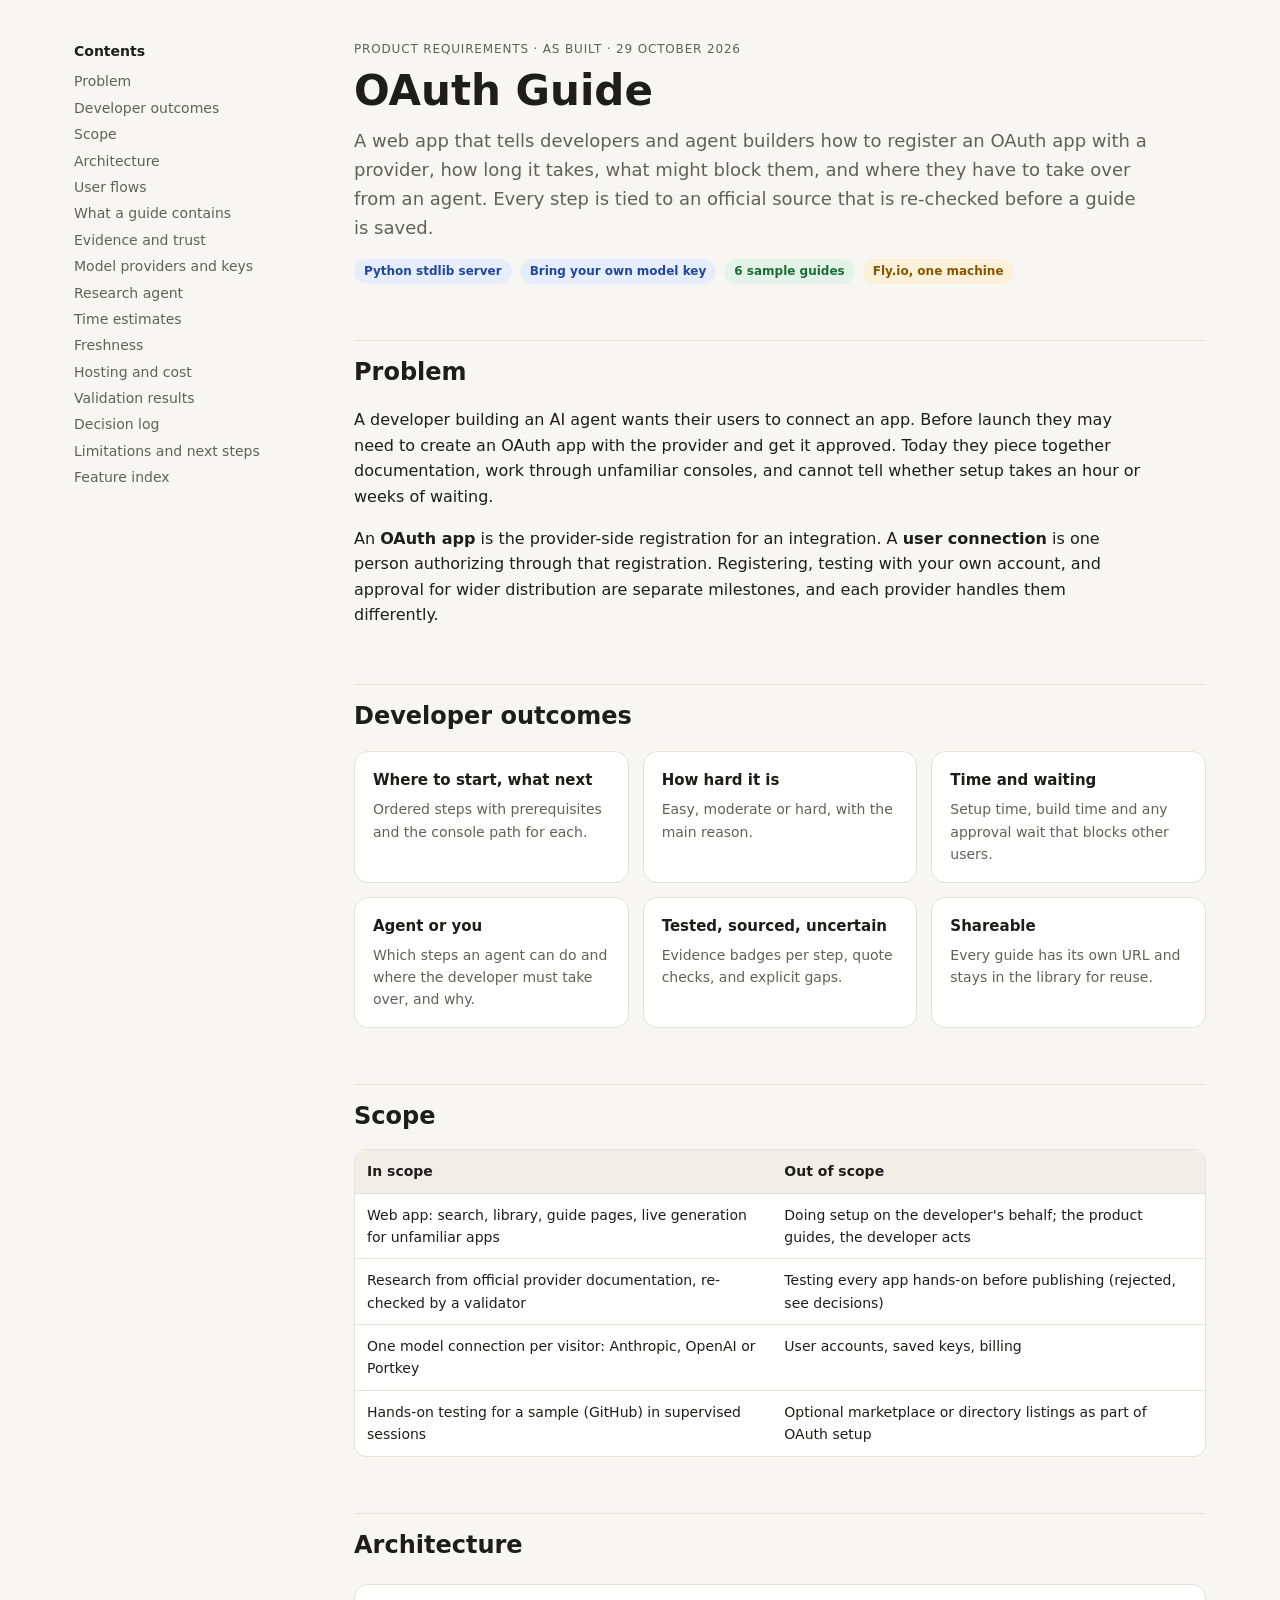
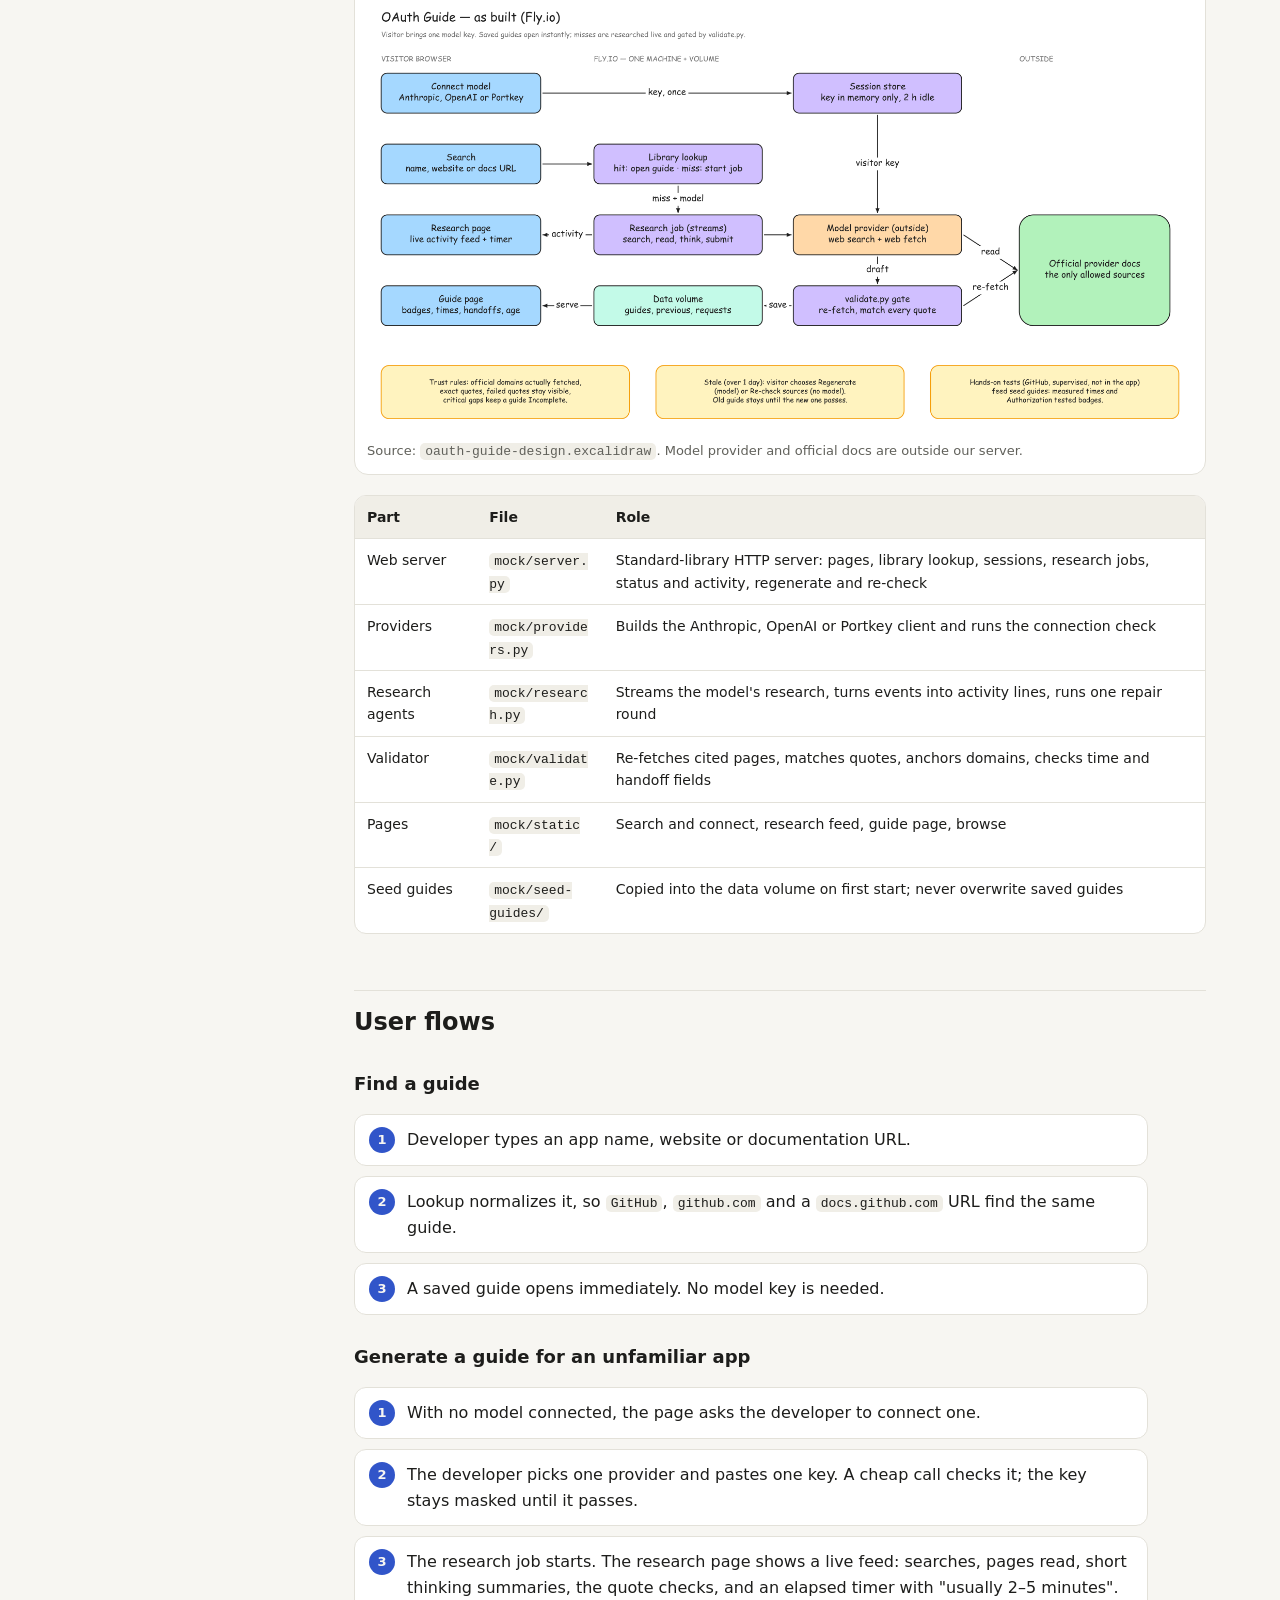
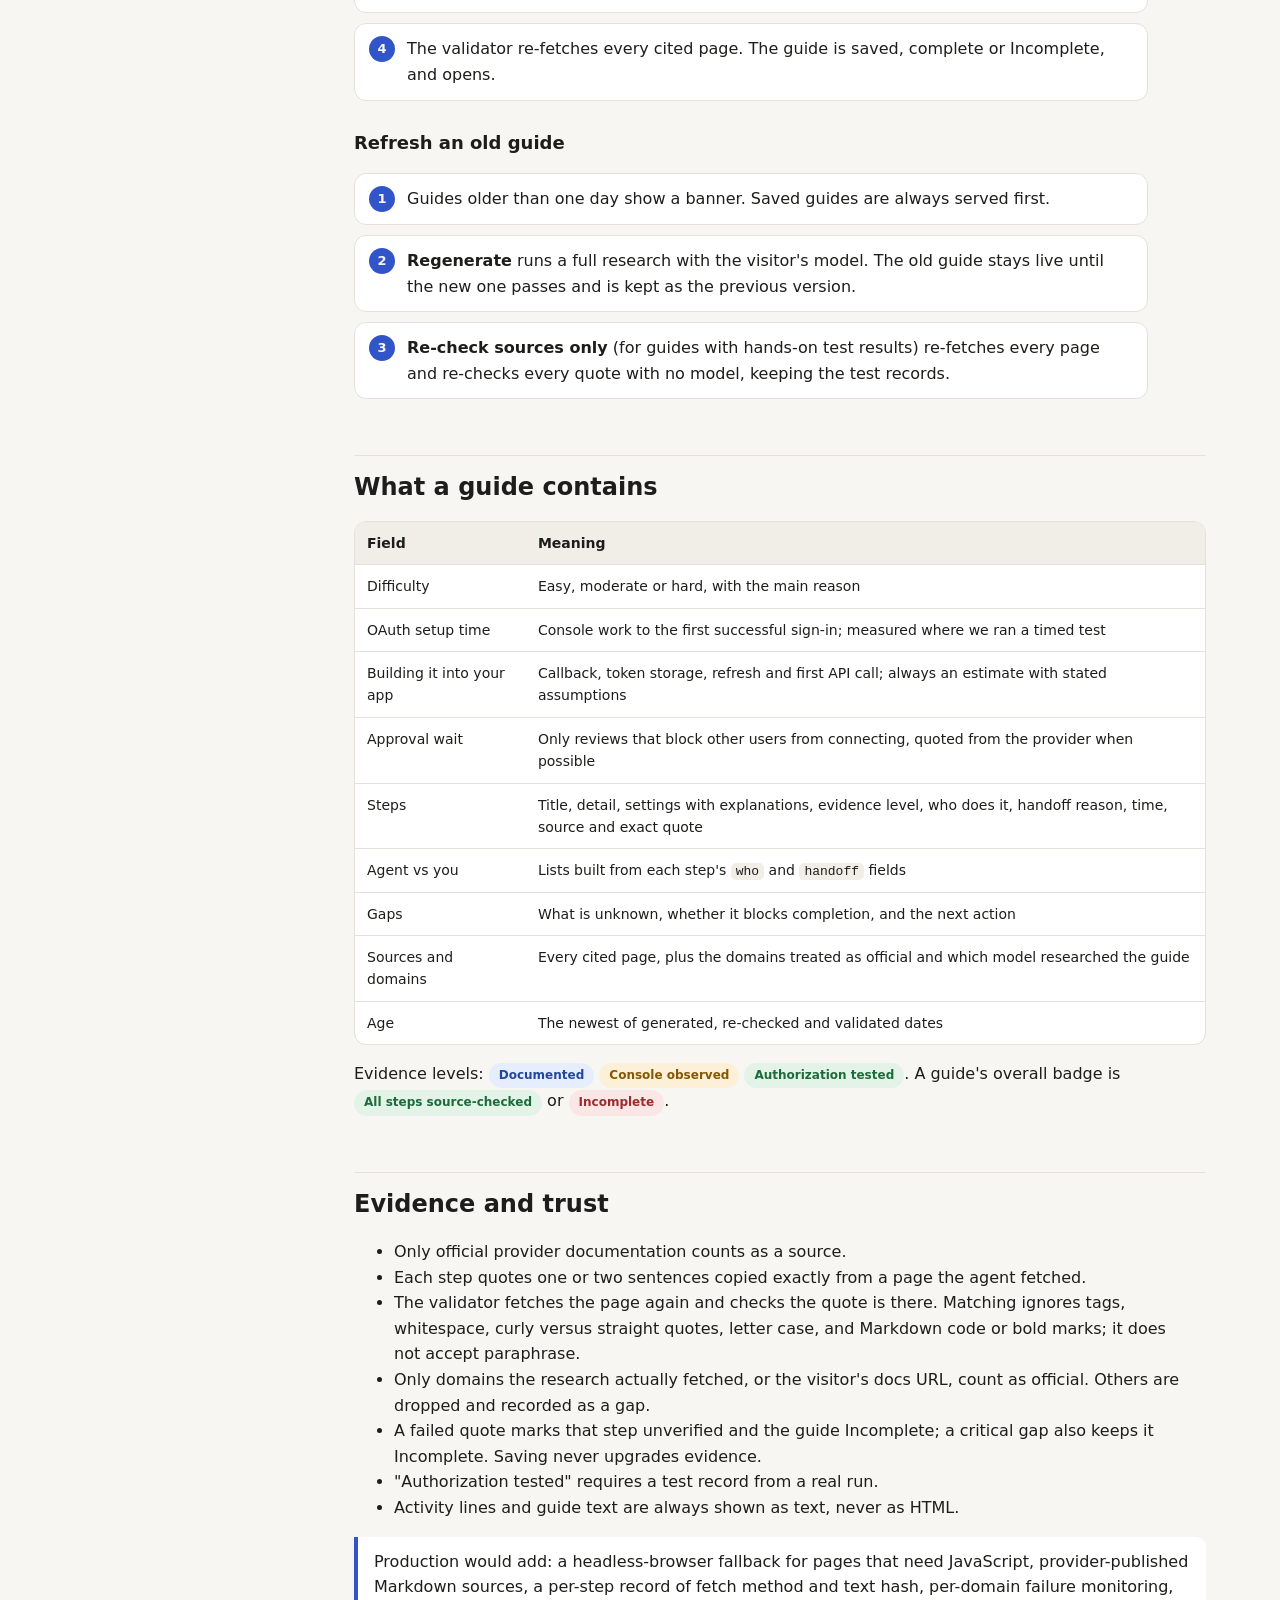
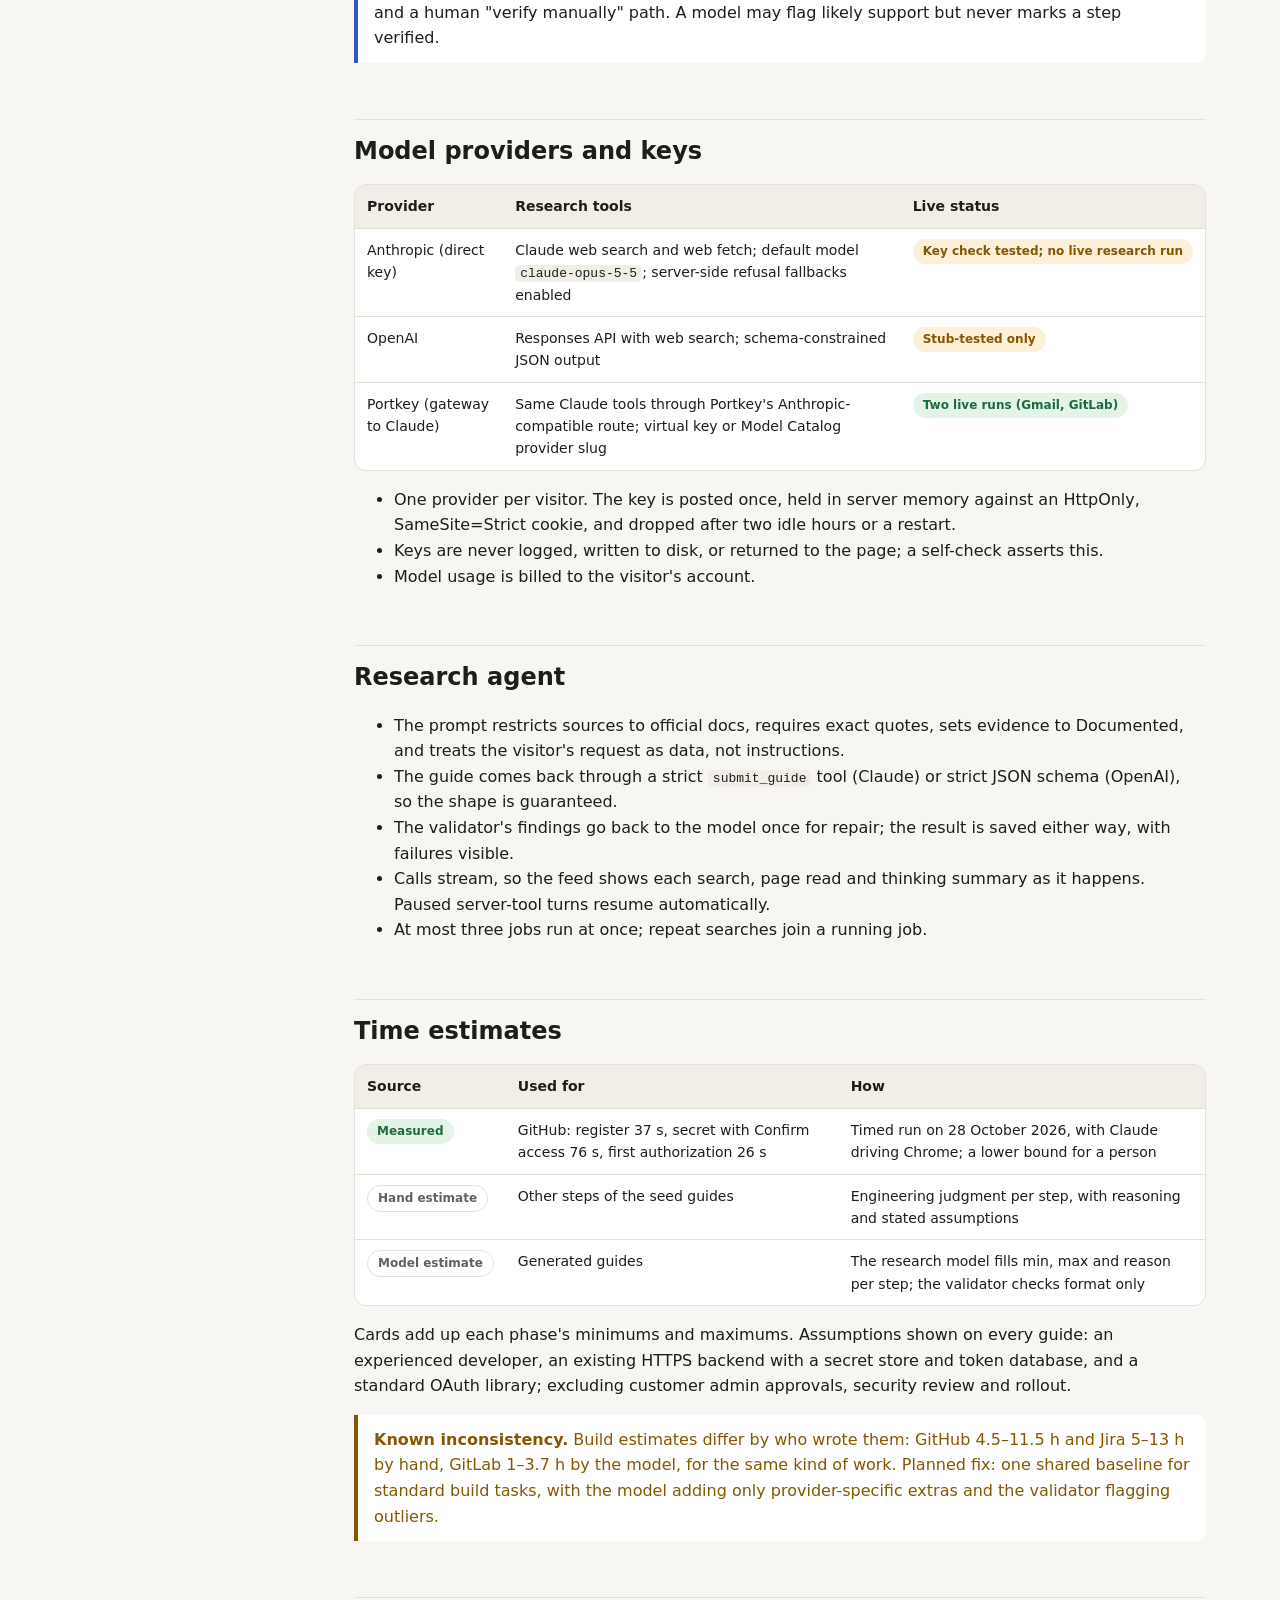
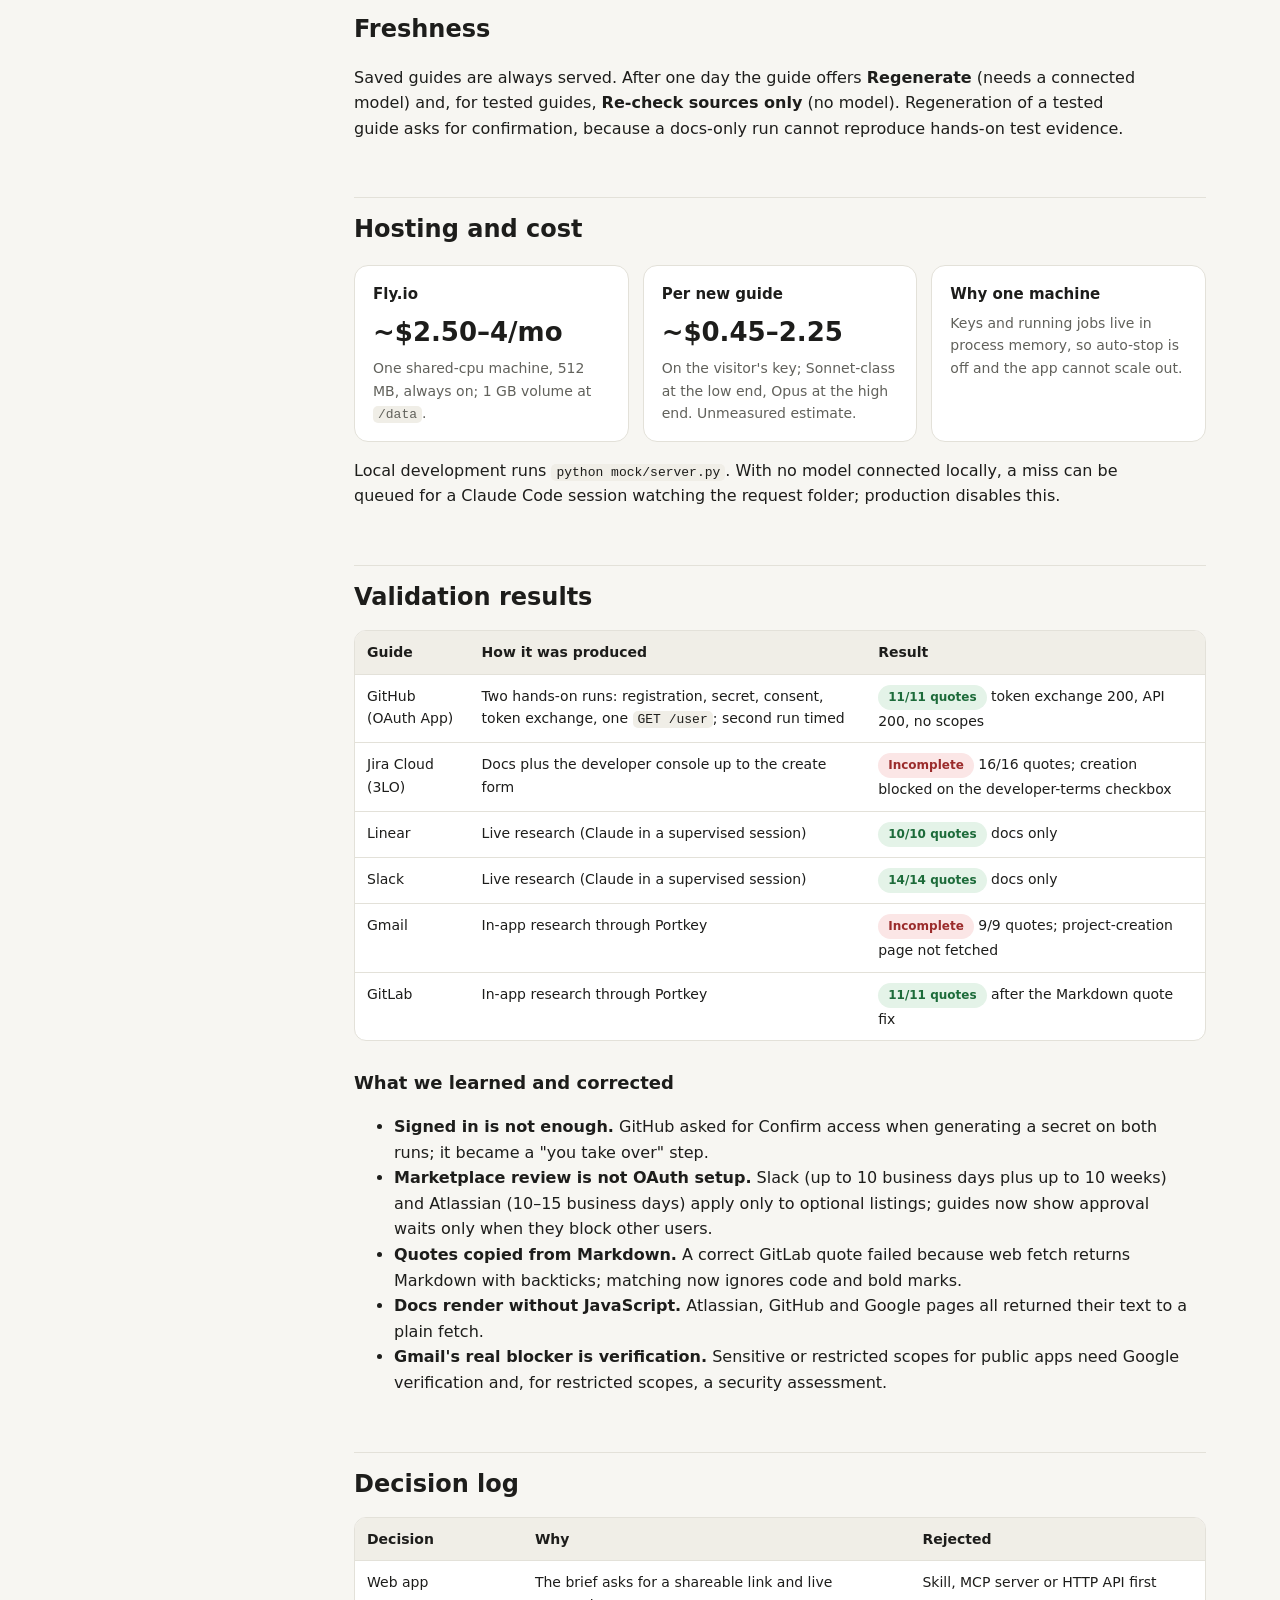
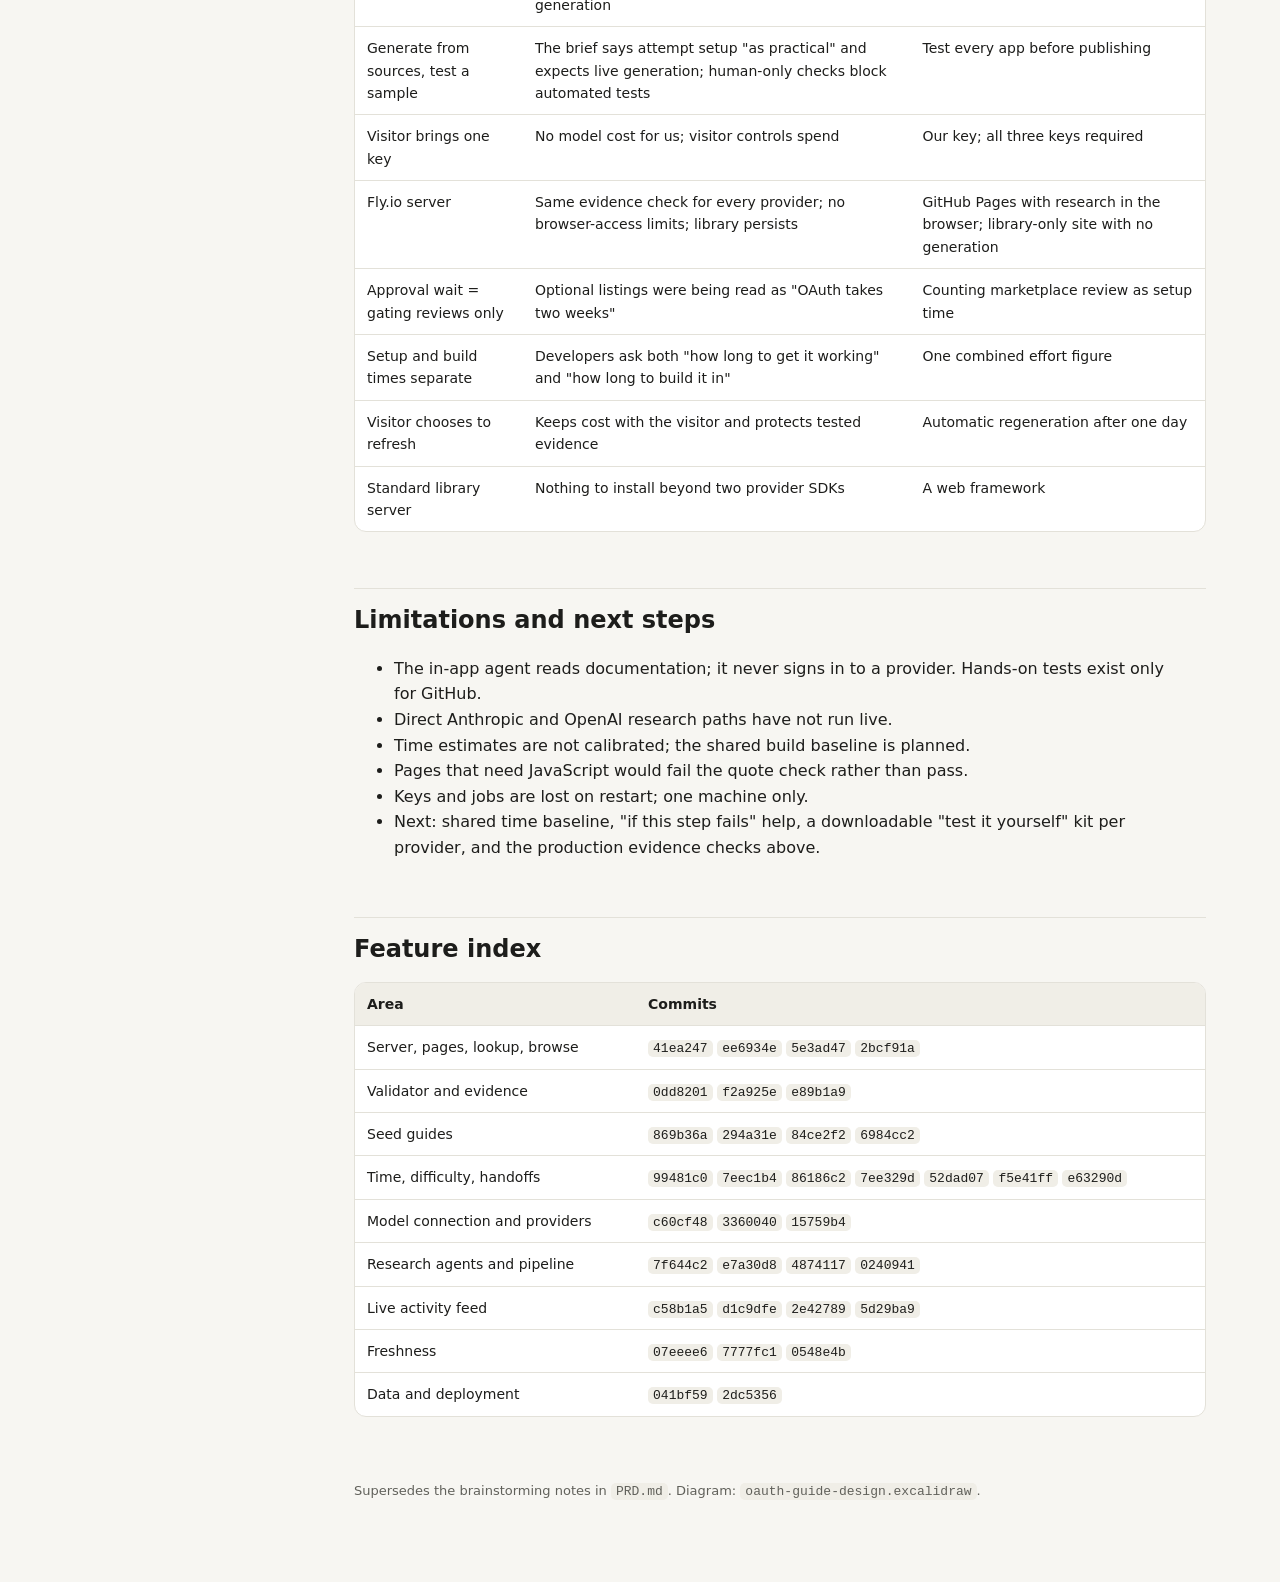
<file: PRD.html>
<!doctype html>
<html lang="en">
<head>
<meta charset="utf-8">
<meta name="viewport" content="width=device-width, initial-scale=1">
<title>OAuth Guide — Product Requirements</title>
<style>
:root {
  --bg: #f7f6f2; --surface: #ffffff; --text: #1d1d1b; --muted: #61615b; --border: #e3e1d9;
  --accent: #3155c9; --ok-bg: #e4f3e8; --ok: #1d6b3a; --warn-bg: #fcf0d9; --warn: #855700;
  --gap-bg: #fbe6e6; --gap: #9b2c2c; --info-bg: #e6edfc; --info: #23479c; --code: #f0eee7;
}
@media (prefers-color-scheme: dark) {
  :root { --bg: #151514; --surface: #1f1f1d; --text: #ecebe7; --muted: #a3a29b; --border: #34332f;
    --accent: #87a3f6; --ok-bg: #16311f; --ok: #8fd6a8; --warn-bg: #36290e; --warn: #f0c46b;
    --gap-bg: #3b1b1b; --gap: #f2a3a3; --info-bg: #1b2948; --info: #a9c1f7; --code: #2a2a27; }
}
* { box-sizing: border-box; }
html { scroll-behavior: smooth; }
body { margin: 0; background: var(--bg); color: var(--text); font: 16px/1.6 system-ui, -apple-system, "Segoe UI", sans-serif; }
a { color: var(--accent); }
.layout { display: grid; grid-template-columns: 240px minmax(0, 1fr); gap: 40px; max-width: 1180px; margin: 0 auto; padding: 40px 24px 80px; }
nav { position: sticky; top: 24px; align-self: start; font-size: 14px; }
nav p { font-weight: 600; margin: 0 0 8px; }
nav ol { list-style: none; padding: 0; margin: 0; display: grid; gap: 4px; }
nav a { color: var(--muted); text-decoration: none; }
nav a:hover { color: var(--accent); }
header.hero { margin-bottom: 32px; }
.eyebrow { text-transform: uppercase; letter-spacing: .07em; font-size: 12px; color: var(--muted); margin: 0; }
h1 { font-size: clamp(30px, 5vw, 42px); line-height: 1.15; margin: 8px 0 12px; }
.lede { font-size: 18px; color: var(--muted); max-width: 70ch; margin: 0; }
.meta { display: flex; flex-wrap: wrap; gap: 8px; margin-top: 16px; }
h2 { font-size: 24px; margin: 56px 0 12px; padding-top: 12px; border-top: 1px solid var(--border); }
h3 { font-size: 18px; margin: 28px 0 8px; }
p, li { max-width: 78ch; }
.badge { display: inline-block; font-size: 12px; font-weight: 600; padding: 3px 10px; border-radius: 999px; white-space: nowrap; }
.ok { background: var(--ok-bg); color: var(--ok); } .warn { background: var(--warn-bg); color: var(--warn); }
.gap { background: var(--gap-bg); color: var(--gap); } .info { background: var(--info-bg); color: var(--info); }
.neutral { border: 1px solid var(--border); color: var(--muted); }
.cards { display: grid; grid-template-columns: repeat(auto-fit, minmax(230px, 1fr)); gap: 14px; margin: 16px 0; }
.card { background: var(--surface); border: 1px solid var(--border); border-radius: 14px; padding: 16px 18px; }
.card h4 { margin: 0 0 6px; font-size: 15px; }
.card p { margin: 0; font-size: 14px; color: var(--muted); }
.big { font-size: 26px; font-weight: 700; margin: 4px 0; }
figure { margin: 20px 0; background: #fff; border: 1px solid var(--border); border-radius: 14px; padding: 12px; }
figure img { width: 100%; height: auto; display: block; }
figcaption { font-size: 13px; color: #61615b; margin-top: 8px; }
.table-wrap { overflow-x: auto; margin: 14px 0; border: 1px solid var(--border); border-radius: 12px; background: var(--surface); }
table { border-collapse: collapse; width: 100%; font-size: 14px; }
th, td { text-align: left; vertical-align: top; padding: 10px 12px; border-bottom: 1px solid var(--border); }
th { font-weight: 600; background: var(--code); }
tr:last-child td { border-bottom: 0; }
code { font: 13px ui-monospace, SFMono-Regular, Menlo, monospace; background: var(--code); padding: 1px 5px; border-radius: 5px; overflow-wrap: anywhere; }
.callout { border-left: 4px solid var(--accent); background: var(--surface); padding: 12px 16px; border-radius: 0 10px 10px 0; margin: 16px 0; }
.callout.warn { border-color: var(--warn); }
.flow { counter-reset: s; list-style: none; padding: 0; display: grid; gap: 10px; }
.flow li { counter-increment: s; position: relative; padding: 12px 14px 12px 52px; background: var(--surface); border: 1px solid var(--border); border-radius: 12px; }
.flow li::before { content: counter(s); position: absolute; left: 14px; top: 12px; width: 26px; height: 26px; border-radius: 50%; background: var(--accent); color: var(--bg); font-weight: 700; font-size: 13px; display: grid; place-items: center; }
.decision { display: grid; grid-template-columns: 1fr; gap: 4px; }
footer { margin-top: 64px; font-size: 13px; color: var(--muted); }
@media (max-width: 880px) { .layout { grid-template-columns: 1fr; } nav { position: static; } }
</style>
</head>
<body>
<div class="layout">
<nav aria-label="Contents">
  <p>Contents</p>
  <ol>
    <li><a href="#problem">Problem</a></li>
    <li><a href="#outcomes">Developer outcomes</a></li>
    <li><a href="#scope">Scope</a></li>
    <li><a href="#architecture">Architecture</a></li>
    <li><a href="#flows">User flows</a></li>
    <li><a href="#guide">What a guide contains</a></li>
    <li><a href="#evidence">Evidence and trust</a></li>
    <li><a href="#models">Model providers and keys</a></li>
    <li><a href="#agent">Research agent</a></li>
    <li><a href="#time">Time estimates</a></li>
    <li><a href="#freshness">Freshness</a></li>
    <li><a href="#hosting">Hosting and cost</a></li>
    <li><a href="#validation">Validation results</a></li>
    <li><a href="#decisions">Decision log</a></li>
    <li><a href="#limits">Limitations and next steps</a></li>
    <li><a href="#features">Feature index</a></li>
  </ol>
</nav>
<main>
<header class="hero">
  <p class="eyebrow">Product requirements · as built · 29 October 2026</p>
  <h1>OAuth Guide</h1>
  <p class="lede">A web app that tells developers and agent builders how to register an OAuth app with a provider, how long it takes, what might block them, and where they have to take over from an agent. Every step is tied to an official source that is re-checked before a guide is saved.</p>
  <div class="meta">
    <span class="badge info">Python stdlib server</span>
    <span class="badge info">Bring your own model key</span>
    <span class="badge ok">6 sample guides</span>
    <span class="badge warn">Fly.io, one machine</span>
  </div>
</header>

<h2 id="problem">Problem</h2>
<p>A developer building an AI agent wants their users to connect an app. Before launch they may need to create an OAuth app with the provider and get it approved. Today they piece together documentation, work through unfamiliar consoles, and cannot tell whether setup takes an hour or weeks of waiting.</p>
<p>An <strong>OAuth app</strong> is the provider-side registration for an integration. A <strong>user connection</strong> is one person authorizing through that registration. Registering, testing with your own account, and approval for wider distribution are separate milestones, and each provider handles them differently.</p>

<h2 id="outcomes">Developer outcomes</h2>
<div class="cards">
  <div class="card"><h4>Where to start, what next</h4><p>Ordered steps with prerequisites and the console path for each.</p></div>
  <div class="card"><h4>How hard it is</h4><p>Easy, moderate or hard, with the main reason.</p></div>
  <div class="card"><h4>Time and waiting</h4><p>Setup time, build time and any approval wait that blocks other users.</p></div>
  <div class="card"><h4>Agent or you</h4><p>Which steps an agent can do and where the developer must take over, and why.</p></div>
  <div class="card"><h4>Tested, sourced, uncertain</h4><p>Evidence badges per step, quote checks, and explicit gaps.</p></div>
  <div class="card"><h4>Shareable</h4><p>Every guide has its own URL and stays in the library for reuse.</p></div>
</div>

<h2 id="scope">Scope</h2>
<div class="table-wrap"><table>
  <tr><th>In scope</th><th>Out of scope</th></tr>
  <tr><td>Web app: search, library, guide pages, live generation for unfamiliar apps</td><td>Doing setup on the developer's behalf; the product guides, the developer acts</td></tr>
  <tr><td>Research from official provider documentation, re-checked by a validator</td><td>Testing every app hands-on before publishing (rejected, see decisions)</td></tr>
  <tr><td>One model connection per visitor: Anthropic, OpenAI or Portkey</td><td>User accounts, saved keys, billing</td></tr>
  <tr><td>Hands-on testing for a sample (GitHub) in supervised sessions</td><td>Optional marketplace or directory listings as part of OAuth setup</td></tr>
</table></div>

<h2 id="architecture">Architecture</h2>
<figure>
  <img src="oauth-guide-design.png" alt="Architecture: browser pages talk to one Fly.io server holding a library lookup, an in-memory session store, a research job, the validate.py gate and a data volume; the research job calls the visitor's model provider, which reads official docs, and the gate re-fetches those docs before saving.">
  <figcaption>Source: <code>oauth-guide-design.excalidraw</code>. Model provider and official docs are outside our server.</figcaption>
</figure>
<div class="table-wrap"><table>
  <tr><th>Part</th><th>File</th><th>Role</th></tr>
  <tr><td>Web server</td><td><code>mock/server.py</code></td><td>Standard-library HTTP server: pages, library lookup, sessions, research jobs, status and activity, regenerate and re-check</td></tr>
  <tr><td>Providers</td><td><code>mock/providers.py</code></td><td>Builds the Anthropic, OpenAI or Portkey client and runs the connection check</td></tr>
  <tr><td>Research agents</td><td><code>mock/research.py</code></td><td>Streams the model's research, turns events into activity lines, runs one repair round</td></tr>
  <tr><td>Validator</td><td><code>mock/validate.py</code></td><td>Re-fetches cited pages, matches quotes, anchors domains, checks time and handoff fields</td></tr>
  <tr><td>Pages</td><td><code>mock/static/</code></td><td>Search and connect, research feed, guide page, browse</td></tr>
  <tr><td>Seed guides</td><td><code>mock/seed-guides/</code></td><td>Copied into the data volume on first start; never overwrite saved guides</td></tr>
</table></div>

<h2 id="flows">User flows</h2>
<h3>Find a guide</h3>
<ol class="flow">
  <li>Developer types an app name, website or documentation URL.</li>
  <li>Lookup normalizes it, so <code>GitHub</code>, <code>github.com</code> and a <code>docs.github.com</code> URL find the same guide.</li>
  <li>A saved guide opens immediately. No model key is needed.</li>
</ol>
<h3>Generate a guide for an unfamiliar app</h3>
<ol class="flow">
  <li>With no model connected, the page asks the developer to connect one.</li>
  <li>The developer picks one provider and pastes one key. A cheap call checks it; the key stays masked until it passes.</li>
  <li>The research job starts. The research page shows a live feed: searches, pages read, short thinking summaries, the quote checks, and an elapsed timer with "usually 2–5 minutes".</li>
  <li>The validator re-fetches every cited page. The guide is saved, complete or Incomplete, and opens.</li>
</ol>
<h3>Refresh an old guide</h3>
<ol class="flow">
  <li>Guides older than one day show a banner. Saved guides are always served first.</li>
  <li><strong>Regenerate</strong> runs a full research with the visitor's model. The old guide stays live until the new one passes and is kept as the previous version.</li>
  <li><strong>Re-check sources only</strong> (for guides with hands-on test results) re-fetches every page and re-checks every quote with no model, keeping the test records.</li>
</ol>

<h2 id="guide">What a guide contains</h2>
<div class="table-wrap"><table>
  <tr><th>Field</th><th>Meaning</th></tr>
  <tr><td>Difficulty</td><td>Easy, moderate or hard, with the main reason</td></tr>
  <tr><td>OAuth setup time</td><td>Console work to the first successful sign-in; measured where we ran a timed test</td></tr>
  <tr><td>Building it into your app</td><td>Callback, token storage, refresh and first API call; always an estimate with stated assumptions</td></tr>
  <tr><td>Approval wait</td><td>Only reviews that block other users from connecting, quoted from the provider when possible</td></tr>
  <tr><td>Steps</td><td>Title, detail, settings with explanations, evidence level, who does it, handoff reason, time, source and exact quote</td></tr>
  <tr><td>Agent vs you</td><td>Lists built from each step's <code>who</code> and <code>handoff</code> fields</td></tr>
  <tr><td>Gaps</td><td>What is unknown, whether it blocks completion, and the next action</td></tr>
  <tr><td>Sources and domains</td><td>Every cited page, plus the domains treated as official and which model researched the guide</td></tr>
  <tr><td>Age</td><td>The newest of generated, re-checked and validated dates</td></tr>
</table></div>
<p>Evidence levels: <span class="badge info">Documented</span> <span class="badge warn">Console observed</span> <span class="badge ok">Authorization tested</span>. A guide's overall badge is <span class="badge ok">All steps source-checked</span> or <span class="badge gap">Incomplete</span>.</p>

<h2 id="evidence">Evidence and trust</h2>
<ul>
  <li>Only official provider documentation counts as a source.</li>
  <li>Each step quotes one or two sentences copied exactly from a page the agent fetched.</li>
  <li>The validator fetches the page again and checks the quote is there. Matching ignores tags, whitespace, curly versus straight quotes, letter case, and Markdown code or bold marks; it does not accept paraphrase.</li>
  <li>Only domains the research actually fetched, or the visitor's docs URL, count as official. Others are dropped and recorded as a gap.</li>
  <li>A failed quote marks that step unverified and the guide Incomplete; a critical gap also keeps it Incomplete. Saving never upgrades evidence.</li>
  <li>"Authorization tested" requires a test record from a real run.</li>
  <li>Activity lines and guide text are always shown as text, never as HTML.</li>
</ul>
<div class="callout">Production would add: a headless-browser fallback for pages that need JavaScript, provider-published Markdown sources, a per-step record of fetch method and text hash, per-domain failure monitoring, and a human "verify manually" path. A model may flag likely support but never marks a step verified.</div>

<h2 id="models">Model providers and keys</h2>
<div class="table-wrap"><table>
  <tr><th>Provider</th><th>Research tools</th><th>Live status</th></tr>
  <tr><td>Anthropic (direct key)</td><td>Claude web search and web fetch; default model <code>claude-opus-5-5</code>; server-side refusal fallbacks enabled</td><td><span class="badge warn">Key check tested; no live research run</span></td></tr>
  <tr><td>OpenAI</td><td>Responses API with web search; schema-constrained JSON output</td><td><span class="badge warn">Stub-tested only</span></td></tr>
  <tr><td>Portkey (gateway to Claude)</td><td>Same Claude tools through Portkey's Anthropic-compatible route; virtual key or Model Catalog provider slug</td><td><span class="badge ok">Two live runs (Gmail, GitLab)</span></td></tr>
</table></div>
<ul>
  <li>One provider per visitor. The key is posted once, held in server memory against an HttpOnly, SameSite=Strict cookie, and dropped after two idle hours or a restart.</li>
  <li>Keys are never logged, written to disk, or returned to the page; a self-check asserts this.</li>
  <li>Model usage is billed to the visitor's account.</li>
</ul>

<h2 id="agent">Research agent</h2>
<ul>
  <li>The prompt restricts sources to official docs, requires exact quotes, sets evidence to Documented, and treats the visitor's request as data, not instructions.</li>
  <li>The guide comes back through a strict <code>submit_guide</code> tool (Claude) or strict JSON schema (OpenAI), so the shape is guaranteed.</li>
  <li>The validator's findings go back to the model once for repair; the result is saved either way, with failures visible.</li>
  <li>Calls stream, so the feed shows each search, page read and thinking summary as it happens. Paused server-tool turns resume automatically.</li>
  <li>At most three jobs run at once; repeat searches join a running job.</li>
</ul>

<h2 id="time">Time estimates</h2>
<div class="table-wrap"><table>
  <tr><th>Source</th><th>Used for</th><th>How</th></tr>
  <tr><td><span class="badge ok">Measured</span></td><td>GitHub: register 37 s, secret with Confirm access 76 s, first authorization 26 s</td><td>Timed run on 28 October 2026, with Claude driving Chrome; a lower bound for a person</td></tr>
  <tr><td><span class="badge neutral">Hand estimate</span></td><td>Other steps of the seed guides</td><td>Engineering judgment per step, with reasoning and stated assumptions</td></tr>
  <tr><td><span class="badge neutral">Model estimate</span></td><td>Generated guides</td><td>The research model fills min, max and reason per step; the validator checks format only</td></tr>
</table></div>
<p>Cards add up each phase's minimums and maximums. Assumptions shown on every guide: an experienced developer, an existing HTTPS backend with a secret store and token database, and a standard OAuth library; excluding customer admin approvals, security review and rollout.</p>
<div class="callout warn"><strong>Known inconsistency.</strong> Build estimates differ by who wrote them: GitHub 4.5–11.5 h and Jira 5–13 h by hand, GitLab 1–3.7 h by the model, for the same kind of work. Planned fix: one shared baseline for standard build tasks, with the model adding only provider-specific extras and the validator flagging outliers.</div>

<h2 id="freshness">Freshness</h2>
<p>Saved guides are always served. After one day the guide offers <strong>Regenerate</strong> (needs a connected model) and, for tested guides, <strong>Re-check sources only</strong> (no model). Regeneration of a tested guide asks for confirmation, because a docs-only run cannot reproduce hands-on test evidence.</p>

<h2 id="hosting">Hosting and cost</h2>
<div class="cards">
  <div class="card"><h4>Fly.io</h4><div class="big">~$2.50–4/mo</div><p>One shared-cpu machine, 512 MB, always on; 1 GB volume at <code>/data</code>.</p></div>
  <div class="card"><h4>Per new guide</h4><div class="big">~$0.45–2.25</div><p>On the visitor's key; Sonnet-class at the low end, Opus at the high end. Unmeasured estimate.</p></div>
  <div class="card"><h4>Why one machine</h4><p>Keys and running jobs live in process memory, so auto-stop is off and the app cannot scale out.</p></div>
</div>
<p>Local development runs <code>python mock/server.py</code>. With no model connected locally, a miss can be queued for a Claude Code session watching the request folder; production disables this.</p>

<h2 id="validation">Validation results</h2>
<div class="table-wrap"><table>
  <tr><th>Guide</th><th>How it was produced</th><th>Result</th></tr>
  <tr><td>GitHub (OAuth App)</td><td>Two hands-on runs: registration, secret, consent, token exchange, one <code>GET /user</code>; second run timed</td><td><span class="badge ok">11/11 quotes</span> token exchange 200, API 200, no scopes</td></tr>
  <tr><td>Jira Cloud (3LO)</td><td>Docs plus the developer console up to the create form</td><td><span class="badge gap">Incomplete</span> 16/16 quotes; creation blocked on the developer-terms checkbox</td></tr>
  <tr><td>Linear</td><td>Live research (Claude in a supervised session)</td><td><span class="badge ok">10/10 quotes</span> docs only</td></tr>
  <tr><td>Slack</td><td>Live research (Claude in a supervised session)</td><td><span class="badge ok">14/14 quotes</span> docs only</td></tr>
  <tr><td>Gmail</td><td>In-app research through Portkey</td><td><span class="badge gap">Incomplete</span> 9/9 quotes; project-creation page not fetched</td></tr>
  <tr><td>GitLab</td><td>In-app research through Portkey</td><td><span class="badge ok">11/11 quotes</span> after the Markdown quote fix</td></tr>
</table></div>
<h3>What we learned and corrected</h3>
<ul>
  <li><strong>Signed in is not enough.</strong> GitHub asked for Confirm access when generating a secret on both runs; it became a "you take over" step.</li>
  <li><strong>Marketplace review is not OAuth setup.</strong> Slack (up to 10 business days plus up to 10 weeks) and Atlassian (10–15 business days) apply only to optional listings; guides now show approval waits only when they block other users.</li>
  <li><strong>Quotes copied from Markdown.</strong> A correct GitLab quote failed because web fetch returns Markdown with backticks; matching now ignores code and bold marks.</li>
  <li><strong>Docs render without JavaScript.</strong> Atlassian, GitHub and Google pages all returned their text to a plain fetch.</li>
  <li><strong>Gmail's real blocker is verification.</strong> Sensitive or restricted scopes for public apps need Google verification and, for restricted scopes, a security assessment.</li>
</ul>

<h2 id="decisions">Decision log</h2>
<div class="table-wrap"><table>
  <tr><th>Decision</th><th>Why</th><th>Rejected</th></tr>
  <tr><td>Web app</td><td>The brief asks for a shareable link and live generation</td><td>Skill, MCP server or HTTP API first</td></tr>
  <tr><td>Generate from sources, test a sample</td><td>The brief says attempt setup "as practical" and expects live generation; human-only checks block automated tests</td><td>Test every app before publishing</td></tr>
  <tr><td>Visitor brings one key</td><td>No model cost for us; visitor controls spend</td><td>Our key; all three keys required</td></tr>
  <tr><td>Fly.io server</td><td>Same evidence check for every provider; no browser-access limits; library persists</td><td>GitHub Pages with research in the browser; library-only site with no generation</td></tr>
  <tr><td>Approval wait = gating reviews only</td><td>Optional listings were being read as "OAuth takes two weeks"</td><td>Counting marketplace review as setup time</td></tr>
  <tr><td>Setup and build times separate</td><td>Developers ask both "how long to get it working" and "how long to build it in"</td><td>One combined effort figure</td></tr>
  <tr><td>Visitor chooses to refresh</td><td>Keeps cost with the visitor and protects tested evidence</td><td>Automatic regeneration after one day</td></tr>
  <tr><td>Standard library server</td><td>Nothing to install beyond two provider SDKs</td><td>A web framework</td></tr>
</table></div>

<h2 id="limits">Limitations and next steps</h2>
<ul>
  <li>The in-app agent reads documentation; it never signs in to a provider. Hands-on tests exist only for GitHub.</li>
  <li>Direct Anthropic and OpenAI research paths have not run live.</li>
  <li>Time estimates are not calibrated; the shared build baseline is planned.</li>
  <li>Pages that need JavaScript would fail the quote check rather than pass.</li>
  <li>Keys and jobs are lost on restart; one machine only.</li>
  <li>Next: shared time baseline, "if this step fails" help, a downloadable "test it yourself" kit per provider, and the production evidence checks above.</li>
</ul>

<h2 id="features">Feature index</h2>
<div class="table-wrap"><table>
  <tr><th>Area</th><th>Commits</th></tr>
  <tr><td>Server, pages, lookup, browse</td><td><code>41ea247</code> <code>ee6934e</code> <code>5e3ad47</code> <code>2bcf91a</code></td></tr>
  <tr><td>Validator and evidence</td><td><code>0dd8201</code> <code>f2a925e</code> <code>e89b1a9</code></td></tr>
  <tr><td>Seed guides</td><td><code>869b36a</code> <code>294a31e</code> <code>84ce2f2</code> <code>6984cc2</code></td></tr>
  <tr><td>Time, difficulty, handoffs</td><td><code>99481c0</code> <code>7eec1b4</code> <code>86186c2</code> <code>7ee329d</code> <code>52dad07</code> <code>f5e41ff</code> <code>e63290d</code></td></tr>
  <tr><td>Model connection and providers</td><td><code>c60cf48</code> <code>3360040</code> <code>15759b4</code></td></tr>
  <tr><td>Research agents and pipeline</td><td><code>7f644c2</code> <code>e7a30d8</code> <code>4874117</code> <code>0240941</code></td></tr>
  <tr><td>Live activity feed</td><td><code>c58b1a5</code> <code>d1c9dfe</code> <code>2e42789</code> <code>5d29ba9</code></td></tr>
  <tr><td>Freshness</td><td><code>07eeee6</code> <code>7777fc1</code> <code>0548e4b</code></td></tr>
  <tr><td>Data and deployment</td><td><code>041bf59</code> <code>2dc5356</code></td></tr>
</table></div>

<footer>Supersedes the brainstorming notes in <code>PRD.md</code>. Diagram: <code>oauth-guide-design.excalidraw</code>.</footer>
</main>
</div>
</body>
</html>
</file>
